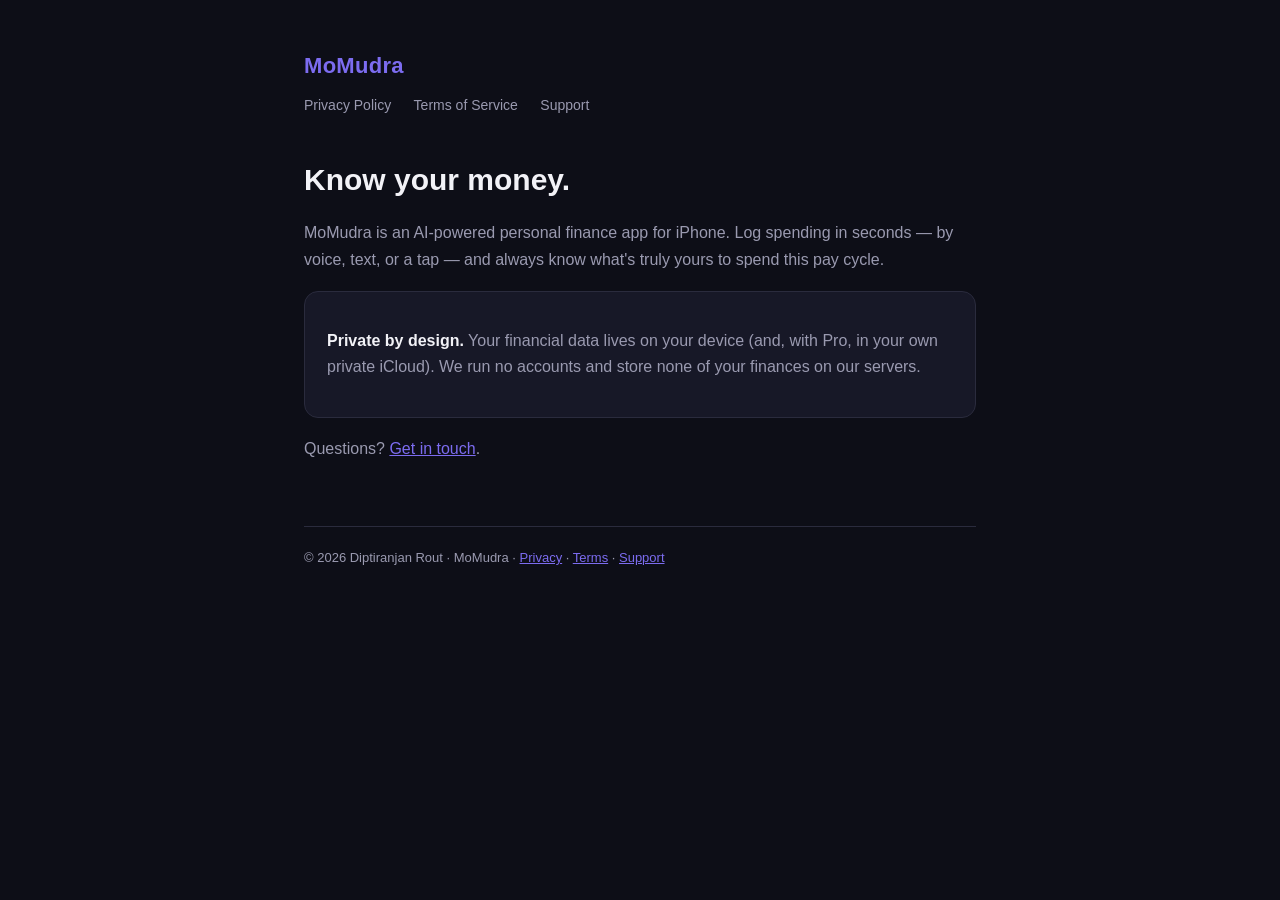
<file: index.html>
<!DOCTYPE html>
<html lang="en">
<head>
  <meta charset="UTF-8">
  <meta name="viewport" content="width=device-width, initial-scale=1">
  <title>MoMudra — AI-powered personal finance</title>
  <link rel="stylesheet" href="style.css">
</head>
<body>
  <div class="wrap">
    <header>
      <a class="brand" href="./">MoMudra</a>
      <nav>
        <a href="privacy/">Privacy Policy</a>
        <a href="terms/">Terms of Service</a>
        <a href="support/">Support</a>
      </nav>
    </header>

    <h1>Know your money.</h1>
    <p>MoMudra is an AI-powered personal finance app for iPhone. Log spending in
    seconds — by voice, text, or a tap — and always know what's truly yours to
    spend this pay cycle.</p>

    <div class="card">
      <p><strong>Private by design.</strong> Your financial data lives on your
      device (and, with Pro, in your own private iCloud). We run no accounts and
      store none of your finances on our servers.</p>
    </div>

    <p>Questions? <a href="support/">Get in touch</a>.</p>

    <footer>© 2026 Diptiranjan Rout · MoMudra ·
      <a href="privacy/">Privacy</a> · <a href="terms/">Terms</a> · <a href="support/">Support</a>
    </footer>
  </div>
</body>
</html>
</file>
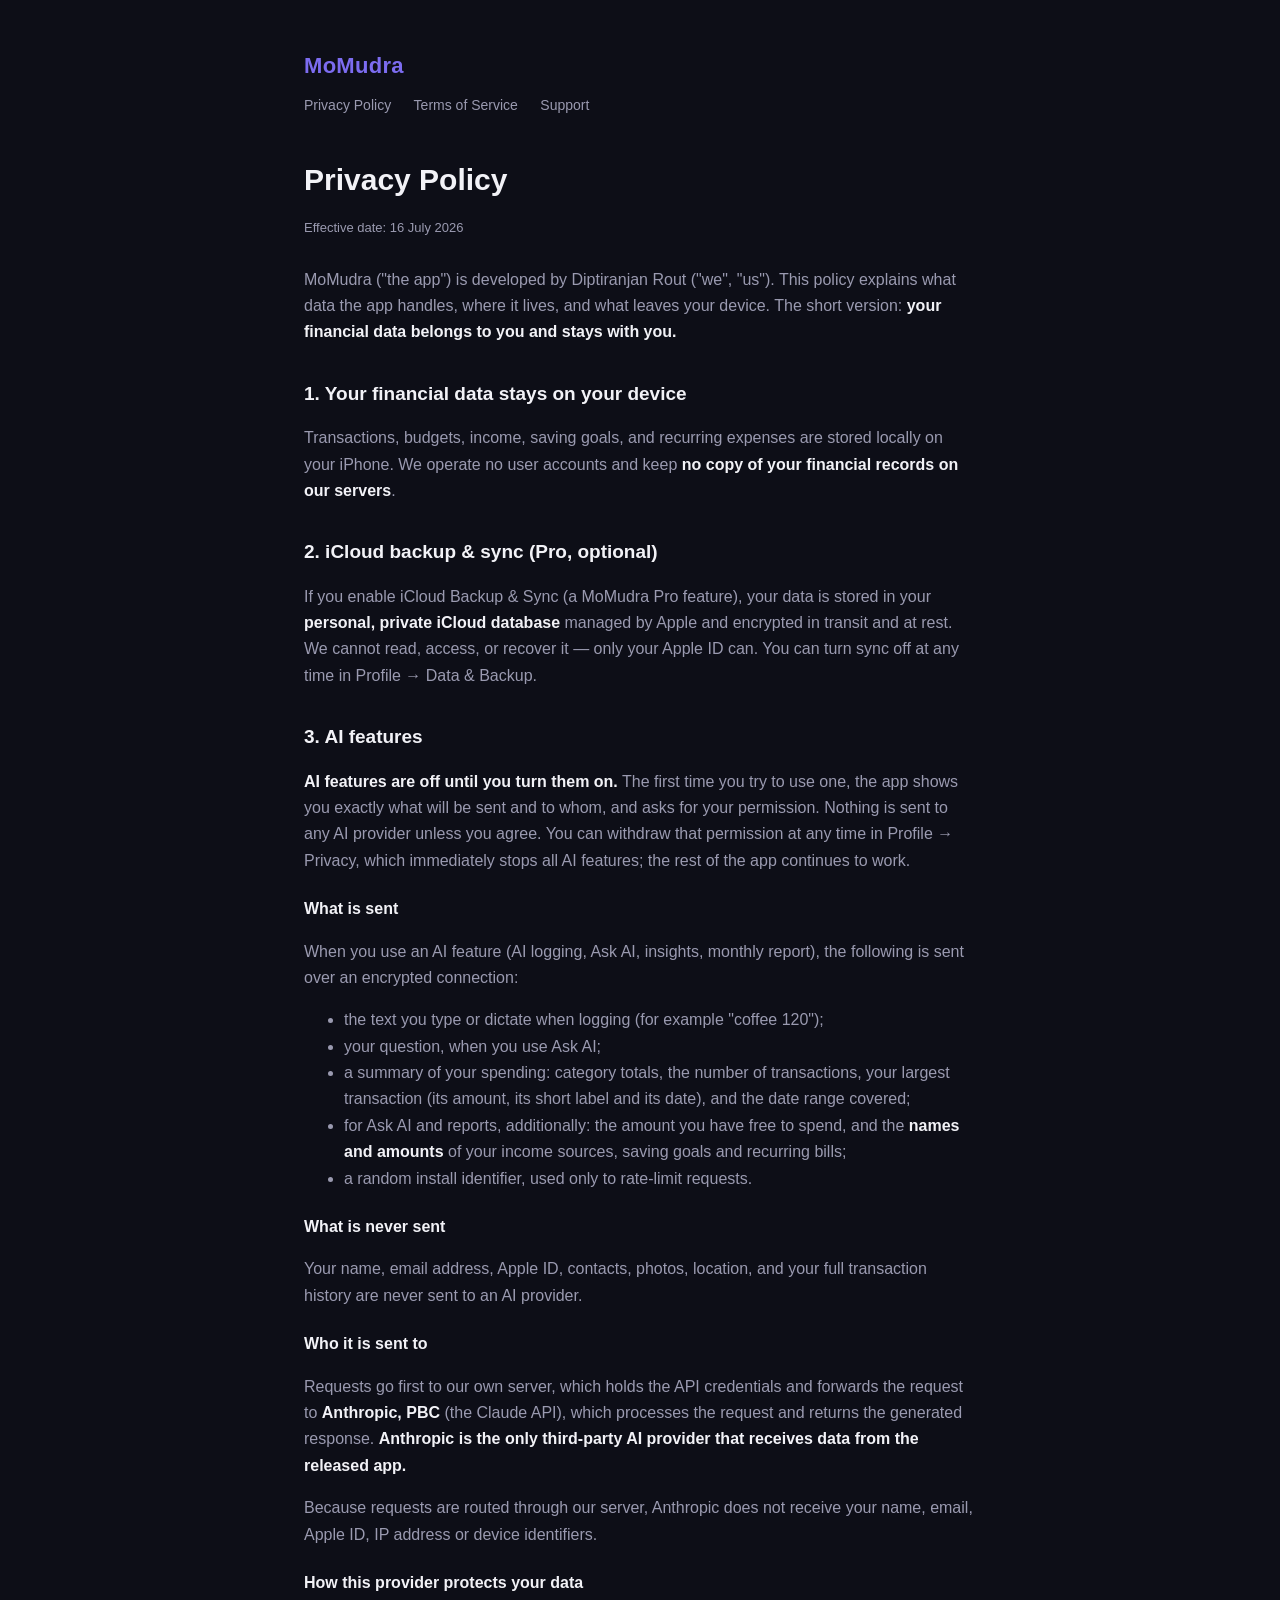
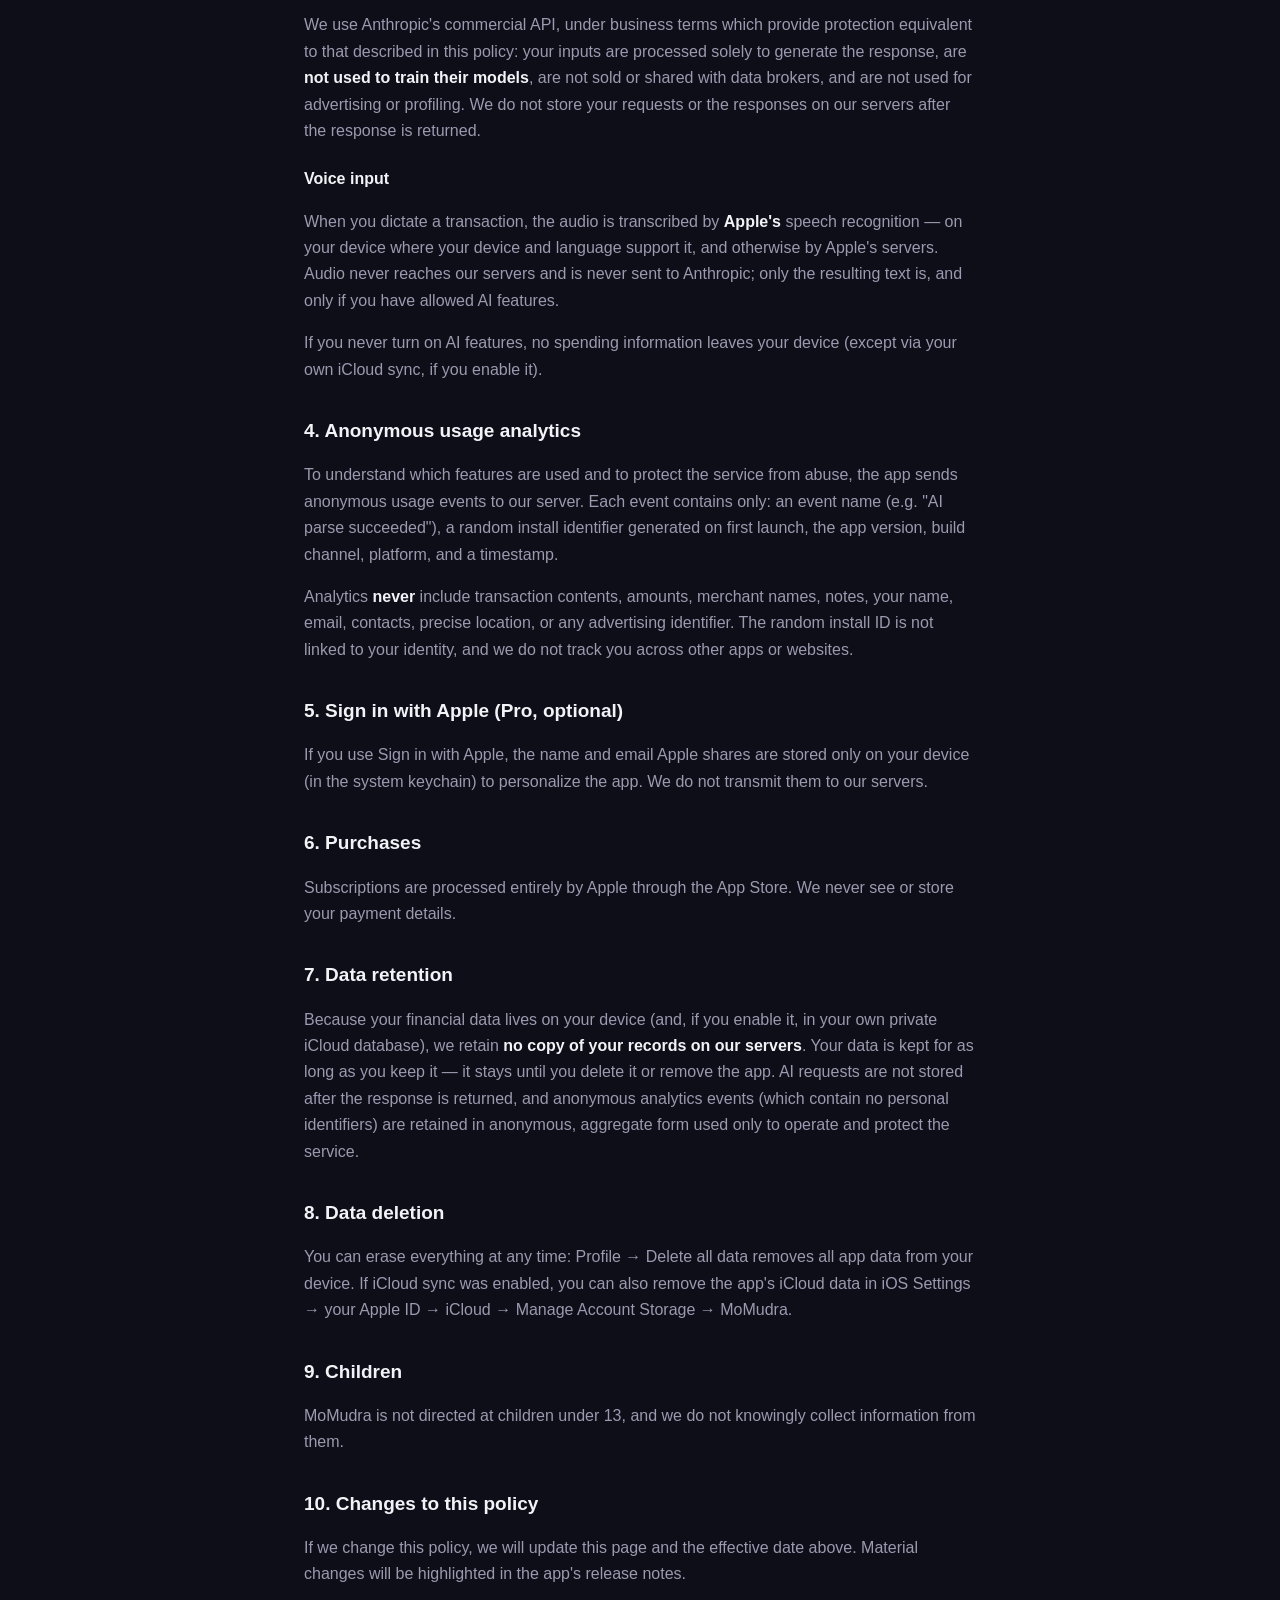
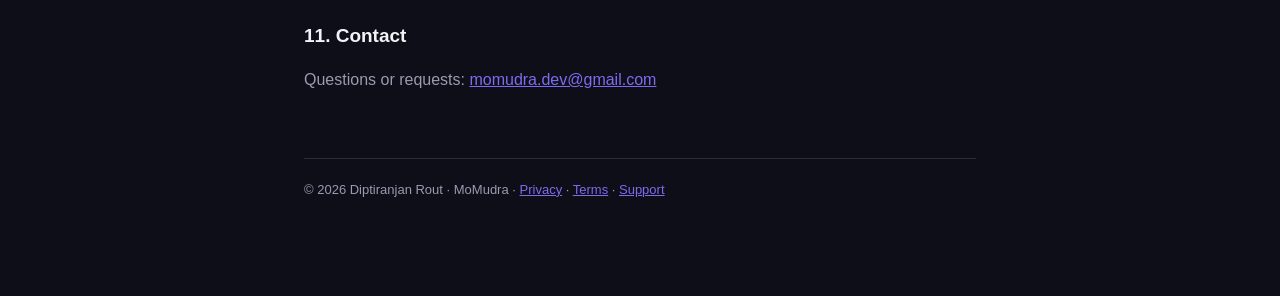
<file: privacy/index.html>
<!DOCTYPE html>
<html lang="en">
<head>
  <meta charset="UTF-8">
  <meta name="viewport" content="width=device-width, initial-scale=1">
  <title>Privacy Policy — MoMudra</title>
  <link rel="stylesheet" href="../style.css">
</head>
<body>
  <div class="wrap">
    <header>
      <a class="brand" href="../">MoMudra</a>
      <nav>
        <a href="./">Privacy Policy</a>
        <a href="../terms/">Terms of Service</a>
        <a href="../support/">Support</a>
      </nav>
    </header>

    <h1>Privacy Policy</h1>
    <p class="updated">Effective date: 16 July 2026</p>

    <p>MoMudra ("the app") is developed by Diptiranjan Rout ("we", "us"). This
    policy explains what data the app handles, where it lives, and what leaves
    your device. The short version: <strong>your financial data belongs to you
    and stays with you.</strong></p>

    <h2>1. Your financial data stays on your device</h2>
    <p>Transactions, budgets, income, saving goals, and recurring expenses are
    stored locally on your iPhone. We operate no user accounts and keep
    <strong>no copy of your financial records on our servers</strong>.</p>

    <h2>2. iCloud backup &amp; sync (Pro, optional)</h2>
    <p>If you enable iCloud Backup &amp; Sync (a MoMudra Pro feature), your data is
    stored in your <strong>personal, private iCloud database</strong> managed by
    Apple and encrypted in transit and at rest. We cannot read, access, or
    recover it — only your Apple ID can. You can turn sync off at any time in
    Profile → Data &amp; Backup.</p>

    <h2>3. AI features</h2>

    <p><strong>AI features are off until you turn them on.</strong> The first
    time you try to use one, the app shows you exactly what will be sent and to
    whom, and asks for your permission. Nothing is sent to any AI provider
    unless you agree. You can withdraw that permission at any time in
    Profile → Privacy, which immediately stops all AI features; the rest of the
    app continues to work.</p>

    <h3>What is sent</h3>
    <p>When you use an AI feature (AI logging, Ask AI, insights, monthly
    report), the following is sent over an encrypted connection:</p>
    <ul>
      <li>the text you type or dictate when logging (for example
      "coffee 120");</li>
      <li>your question, when you use Ask AI;</li>
      <li>a summary of your spending: category totals, the number of
      transactions, your largest transaction (its amount, its short label and
      its date), and the date range covered;</li>
      <li>for Ask AI and reports, additionally: the amount you have free to
      spend, and the <strong>names and amounts</strong> of your income sources,
      saving goals and recurring bills;</li>
      <li>a random install identifier, used only to rate-limit requests.</li>
    </ul>

    <h3>What is never sent</h3>
    <p>Your name, email address, Apple ID, contacts, photos, location, and your
    full transaction history are never sent to an AI provider.</p>

    <h3>Who it is sent to</h3>
    <p>Requests go first to our own server, which holds the API credentials and
    forwards the request to <strong>Anthropic, PBC</strong> (the Claude API),
    which processes the request and returns the generated response.
    <strong>Anthropic is the only third-party AI provider that receives data
    from the released app.</strong></p>
    <p>Because requests are routed through our server, Anthropic does not
    receive your name, email, Apple ID, IP address or device identifiers.</p>

    <h3>How this provider protects your data</h3>
    <p>We use Anthropic's commercial API, under business terms which provide
    protection equivalent to that described in this policy: your inputs are
    processed solely to generate the response, are <strong>not used to train
    their models</strong>, are not sold or shared with data brokers, and are not
    used for advertising or profiling. We do not store your requests or the
    responses on our servers after the response is returned.</p>

    <h3>Voice input</h3>
    <p>When you dictate a transaction, the audio is transcribed by
    <strong>Apple's</strong> speech recognition — on your device where your
    device and language support it, and otherwise by Apple's servers. Audio
    never reaches our servers and is never sent to Anthropic; only the
    resulting text is, and only if you have allowed AI features.</p>

    <p>If you never turn on AI features, no spending information leaves your
    device (except via your own iCloud sync, if you enable it).</p>

    <h2>4. Anonymous usage analytics</h2>
    <p>To understand which features are used and to protect the service from
    abuse, the app sends anonymous usage events to our server. Each event
    contains only: an event name (e.g. "AI parse succeeded"), a random install
    identifier generated on first launch, the app version, build channel,
    platform, and a timestamp.</p>
    <p>Analytics <strong>never</strong> include transaction contents, amounts,
    merchant names, notes, your name, email, contacts, precise location, or any
    advertising identifier. The random install ID is not linked to your
    identity, and we do not track you across other apps or websites.</p>

    <h2>5. Sign in with Apple (Pro, optional)</h2>
    <p>If you use Sign in with Apple, the name and email Apple shares are
    stored only on your device (in the system keychain) to personalize the app.
    We do not transmit them to our servers.</p>

    <h2>6. Purchases</h2>
    <p>Subscriptions are processed entirely by Apple through the App Store. We
    never see or store your payment details.</p>

    <h2>7. Data retention</h2>
    <p>Because your financial data lives on your device (and, if you enable it,
    in your own private iCloud database), we retain <strong>no copy of your
    records on our servers</strong>. Your data is kept for as long as you keep
    it — it stays until you delete it or remove the app. AI requests are not
    stored after the response is returned, and anonymous analytics events (which
    contain no personal identifiers) are retained in anonymous, aggregate form
    used only to operate and protect the service.</p>

    <h2>8. Data deletion</h2>
    <p>You can erase everything at any time: Profile → Delete all data removes
    all app data from your device. If iCloud sync was enabled, you can also
    remove the app's iCloud data in iOS Settings → your Apple ID → iCloud →
    Manage Account Storage → MoMudra.</p>

    <h2>9. Children</h2>
    <p>MoMudra is not directed at children under 13, and we do not knowingly
    collect information from them.</p>

    <h2>10. Changes to this policy</h2>
    <p>If we change this policy, we will update this page and the effective
    date above. Material changes will be highlighted in the app's release
    notes.</p>

    <h2>11. Contact</h2>
    <p>Questions or requests: <a href="mailto:momudra.dev@gmail.com">momudra.dev@gmail.com</a></p>

    <footer>© 2026 Diptiranjan Rout · MoMudra ·
      <a href="./">Privacy</a> · <a href="../terms/">Terms</a> · <a href="../support/">Support</a>
    </footer>
  </div>
</body>
</html>
</file>
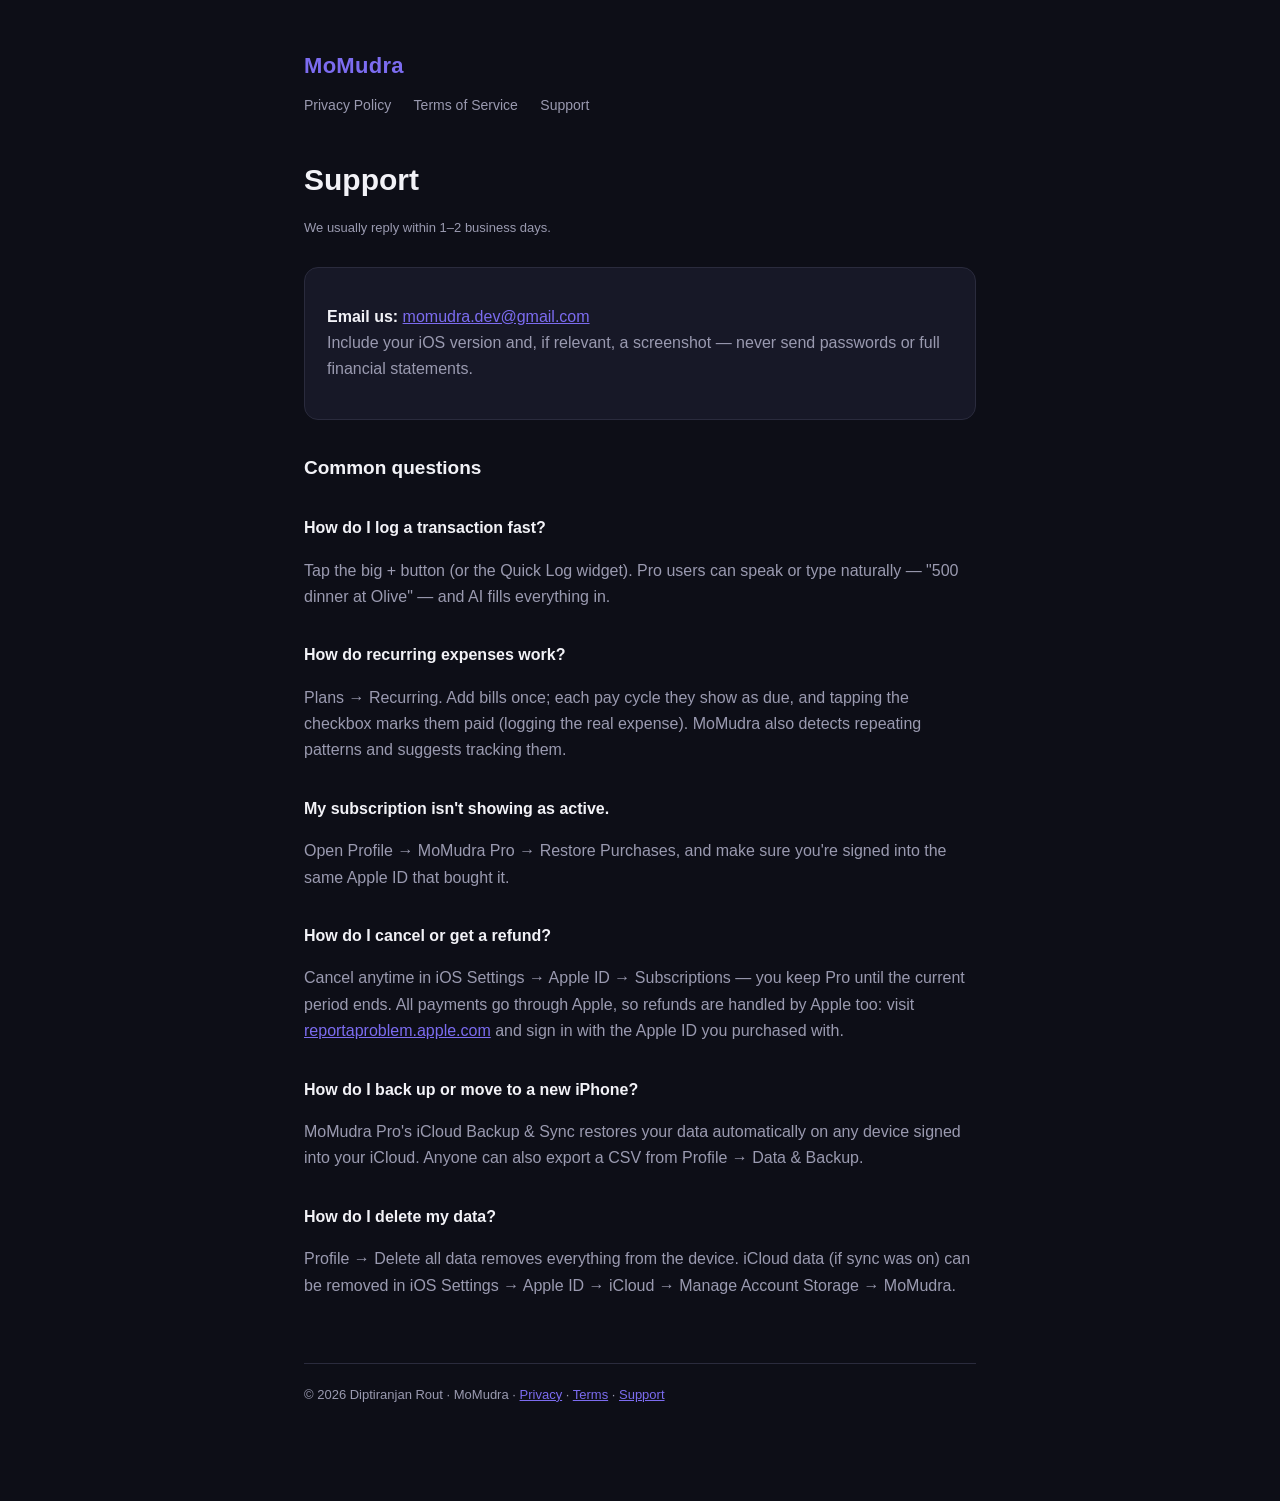
<file: support/index.html>
<!DOCTYPE html>
<html lang="en">
<head>
  <meta charset="UTF-8">
  <meta name="viewport" content="width=device-width, initial-scale=1">
  <title>Support — MoMudra</title>
  <link rel="stylesheet" href="../style.css">
</head>
<body>
  <div class="wrap">
    <header>
      <a class="brand" href="../">MoMudra</a>
      <nav>
        <a href="../privacy/">Privacy Policy</a>
        <a href="../terms/">Terms of Service</a>
        <a href="./">Support</a>
      </nav>
    </header>

    <h1>Support</h1>
    <p class="updated">We usually reply within 1–2 business days.</p>

    <div class="card">
      <p><strong>Email us:</strong>
      <a href="mailto:momudra.dev@gmail.com">momudra.dev@gmail.com</a><br>
      Include your iOS version and, if relevant, a screenshot — never send
      passwords or full financial statements.</p>
    </div>

    <h2>Common questions</h2>

    <h2 style="font-size:16px">How do I log a transaction fast?</h2>
    <p>Tap the big + button (or the Quick Log widget). Pro users can speak or
    type naturally — "500 dinner at Olive" — and AI fills everything in.</p>

    <h2 style="font-size:16px">How do recurring expenses work?</h2>
    <p>Plans → Recurring. Add bills once; each pay cycle they show as due, and
    tapping the checkbox marks them paid (logging the real expense). MoMudra
    also detects repeating patterns and suggests tracking them.</p>

    <h2 style="font-size:16px">My subscription isn't showing as active.</h2>
    <p>Open Profile → MoMudra Pro → Restore Purchases, and make sure you're
    signed into the same Apple ID that bought it.</p>

    <h2 style="font-size:16px">How do I cancel or get a refund?</h2>
    <p>Cancel anytime in iOS Settings → Apple ID → Subscriptions — you keep Pro
    until the current period ends. All payments go through Apple, so refunds
    are handled by Apple too: visit
    <a href="https://reportaproblem.apple.com">reportaproblem.apple.com</a> and
    sign in with the Apple ID you purchased with.</p>

    <h2 style="font-size:16px">How do I back up or move to a new iPhone?</h2>
    <p>MoMudra Pro's iCloud Backup &amp; Sync restores your data automatically on
    any device signed into your iCloud. Anyone can also export a CSV from
    Profile → Data &amp; Backup.</p>

    <h2 style="font-size:16px">How do I delete my data?</h2>
    <p>Profile → Delete all data removes everything from the device. iCloud
    data (if sync was on) can be removed in iOS Settings → Apple ID → iCloud →
    Manage Account Storage → MoMudra.</p>

    <footer>© 2026 Diptiranjan Rout · MoMudra ·
      <a href="../privacy/">Privacy</a> · <a href="../terms/">Terms</a> · <a href="./">Support</a>
    </footer>
  </div>
</body>
</html>
</file>
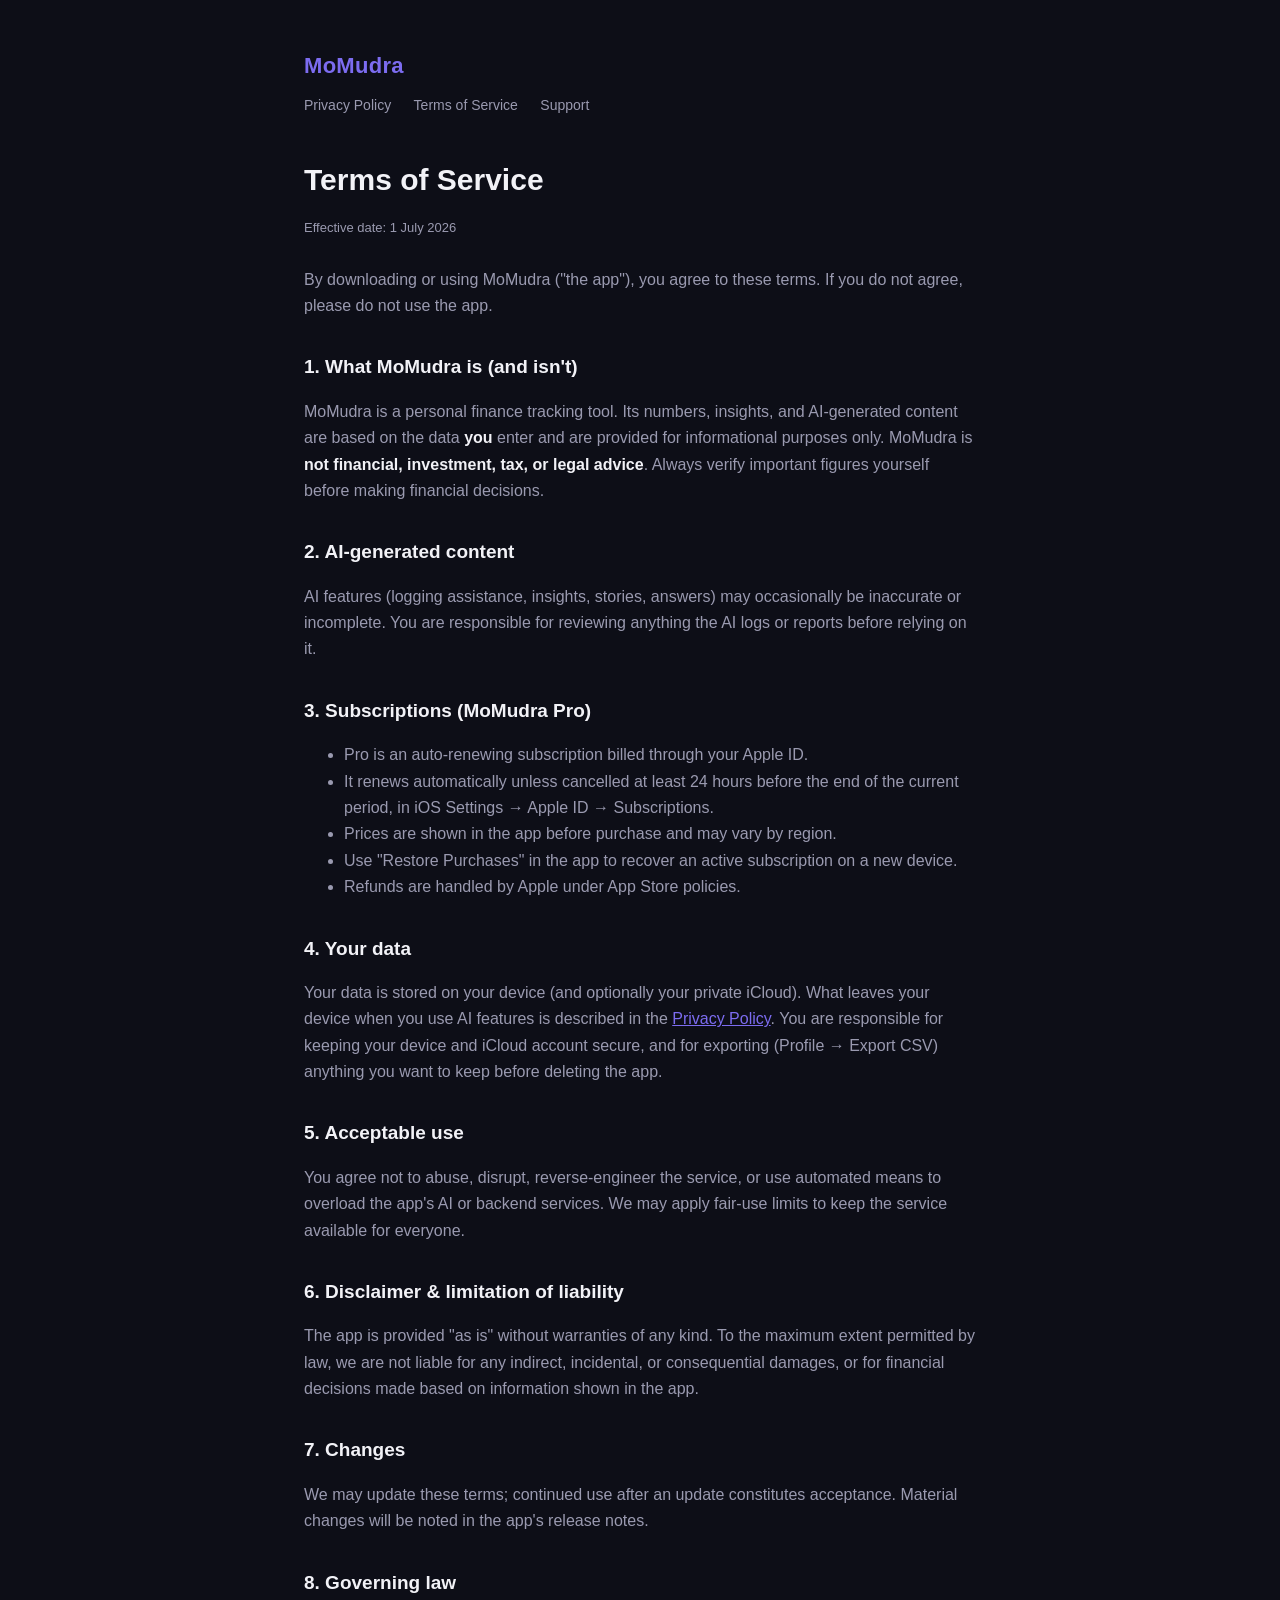
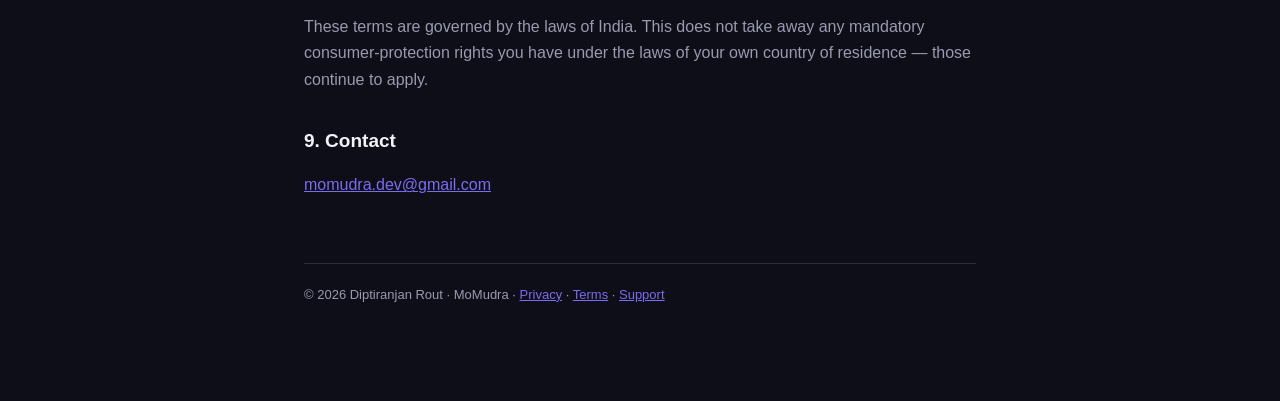
<file: terms/index.html>
<!DOCTYPE html>
<html lang="en">
<head>
  <meta charset="UTF-8">
  <meta name="viewport" content="width=device-width, initial-scale=1">
  <title>Terms of Service — MoMudra</title>
  <link rel="stylesheet" href="../style.css">
</head>
<body>
  <div class="wrap">
    <header>
      <a class="brand" href="../">MoMudra</a>
      <nav>
        <a href="../privacy/">Privacy Policy</a>
        <a href="./">Terms of Service</a>
        <a href="../support/">Support</a>
      </nav>
    </header>

    <h1>Terms of Service</h1>
    <p class="updated">Effective date: 1 July 2026</p>

    <p>By downloading or using MoMudra ("the app"), you agree to these terms.
    If you do not agree, please do not use the app.</p>

    <h2>1. What MoMudra is (and isn't)</h2>
    <p>MoMudra is a personal finance tracking tool. Its numbers, insights, and
    AI-generated content are based on the data <strong>you</strong> enter and
    are provided for informational purposes only. MoMudra is
    <strong>not financial, investment, tax, or legal advice</strong>. Always
    verify important figures yourself before making financial decisions.</p>

    <h2>2. AI-generated content</h2>
    <p>AI features (logging assistance, insights, stories, answers) may
    occasionally be inaccurate or incomplete. You are responsible for reviewing
    anything the AI logs or reports before relying on it.</p>

    <h2>3. Subscriptions (MoMudra Pro)</h2>
    <ul>
      <li>Pro is an auto-renewing subscription billed through your Apple ID.</li>
      <li>It renews automatically unless cancelled at least 24 hours before the
        end of the current period, in iOS Settings → Apple ID → Subscriptions.</li>
      <li>Prices are shown in the app before purchase and may vary by region.</li>
      <li>Use "Restore Purchases" in the app to recover an active subscription
        on a new device.</li>
      <li>Refunds are handled by Apple under App Store policies.</li>
    </ul>

    <h2>4. Your data</h2>
    <p>Your data is stored on your device (and optionally your private iCloud).
    What leaves your device when you use AI features is described in the
    <a href="../privacy/">Privacy Policy</a>. You are responsible for keeping
    your device and iCloud account secure, and for exporting (Profile → Export
    CSV) anything you want to keep before deleting the app.</p>

    <h2>5. Acceptable use</h2>
    <p>You agree not to abuse, disrupt, reverse-engineer the service, or use
    automated means to overload the app's AI or backend services. We may
    apply fair-use limits to keep the service available for everyone.</p>

    <h2>6. Disclaimer &amp; limitation of liability</h2>
    <p>The app is provided "as is" without warranties of any kind. To the
    maximum extent permitted by law, we are not liable for any indirect,
    incidental, or consequential damages, or for financial decisions made based
    on information shown in the app.</p>

    <h2>7. Changes</h2>
    <p>We may update these terms; continued use after an update constitutes
    acceptance. Material changes will be noted in the app's release notes.</p>

    <h2>8. Governing law</h2>
    <p>These terms are governed by the laws of India. This does not take away any
    mandatory consumer-protection rights you have under the laws of your own
    country of residence — those continue to apply.</p>

    <h2>9. Contact</h2>
    <p><a href="mailto:momudra.dev@gmail.com">momudra.dev@gmail.com</a></p>

    <footer>© 2026 Diptiranjan Rout · MoMudra ·
      <a href="../privacy/">Privacy</a> · <a href="./">Terms</a> · <a href="../support/">Support</a>
    </footer>
  </div>
</body>
</html>
</file>
<file: style.css>
:root {
  --bg: #0d0e17;
  --surface: #171827;
  --text: #f2f2f7;
  --secondary: #9a9ab0;
  --brand: #7c6cf0;
  --divider: #2a2b3d;
}
* { box-sizing: border-box; }
body {
  margin: 0;
  background: var(--bg);
  color: var(--text);
  font-family: -apple-system, BlinkMacSystemFont, "Segoe UI", Roboto, Helvetica, Arial, sans-serif;
  line-height: 1.65;
}
.wrap { max-width: 720px; margin: 0 auto; padding: 48px 24px 96px; }
header a.brand {
  color: var(--brand);
  font-weight: 800;
  font-size: 22px;
  text-decoration: none;
  letter-spacing: 0.3px;
}
nav { margin-top: 8px; }
nav a { color: var(--secondary); text-decoration: none; margin-right: 18px; font-size: 14px; }
nav a:hover { color: var(--text); }
h1 { font-size: 30px; margin: 36px 0 4px; }
h2 { font-size: 19px; margin-top: 32px; color: var(--text); }
h3 { font-size: 16px; margin-top: 22px; margin-bottom: 6px; color: var(--text); }
p, li { color: var(--secondary); font-size: 16px; }
strong { color: var(--text); }
.updated { font-size: 13px; color: var(--secondary); margin-bottom: 28px; }
.card {
  background: var(--surface);
  border: 1px solid var(--divider);
  border-radius: 14px;
  padding: 20px 22px;
  margin: 18px 0;
}
a { color: var(--brand); }
footer { margin-top: 64px; padding-top: 20px; border-top: 1px solid var(--divider); font-size: 13px; color: var(--secondary); }
</file>
